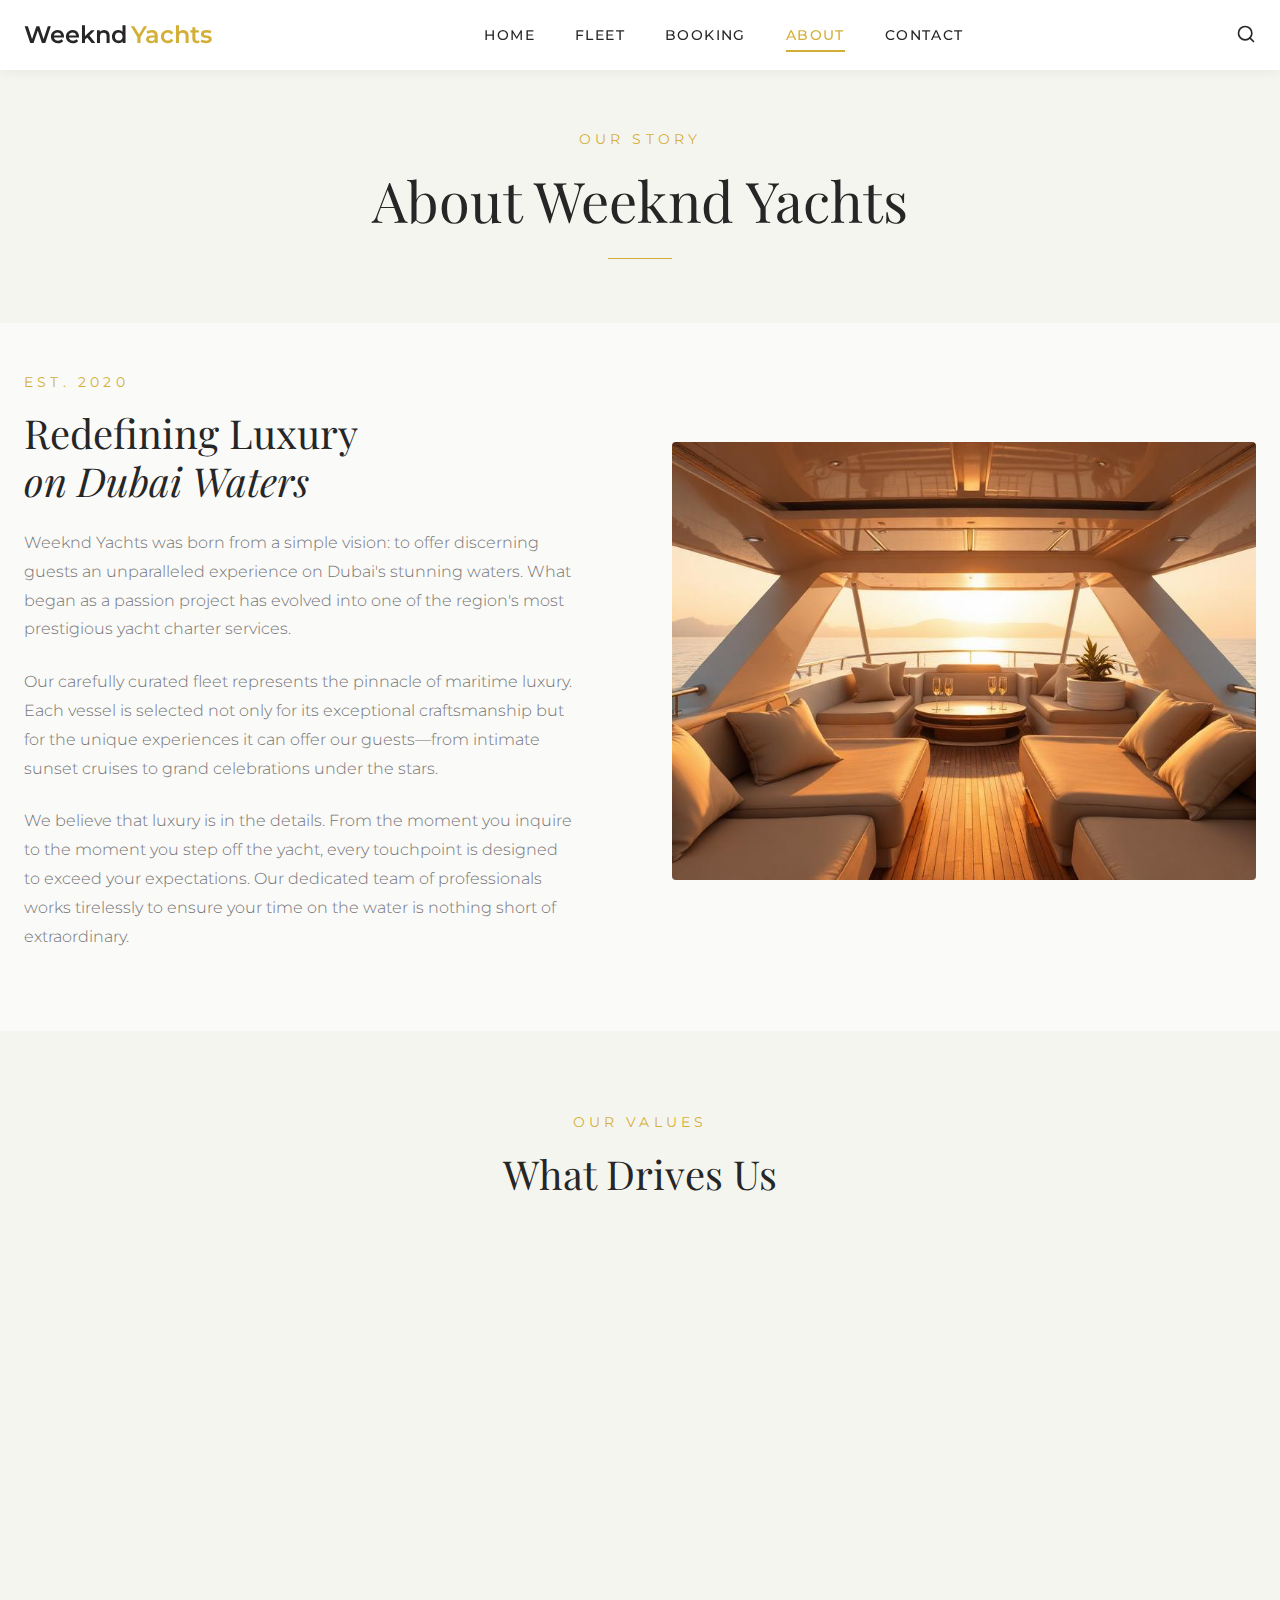
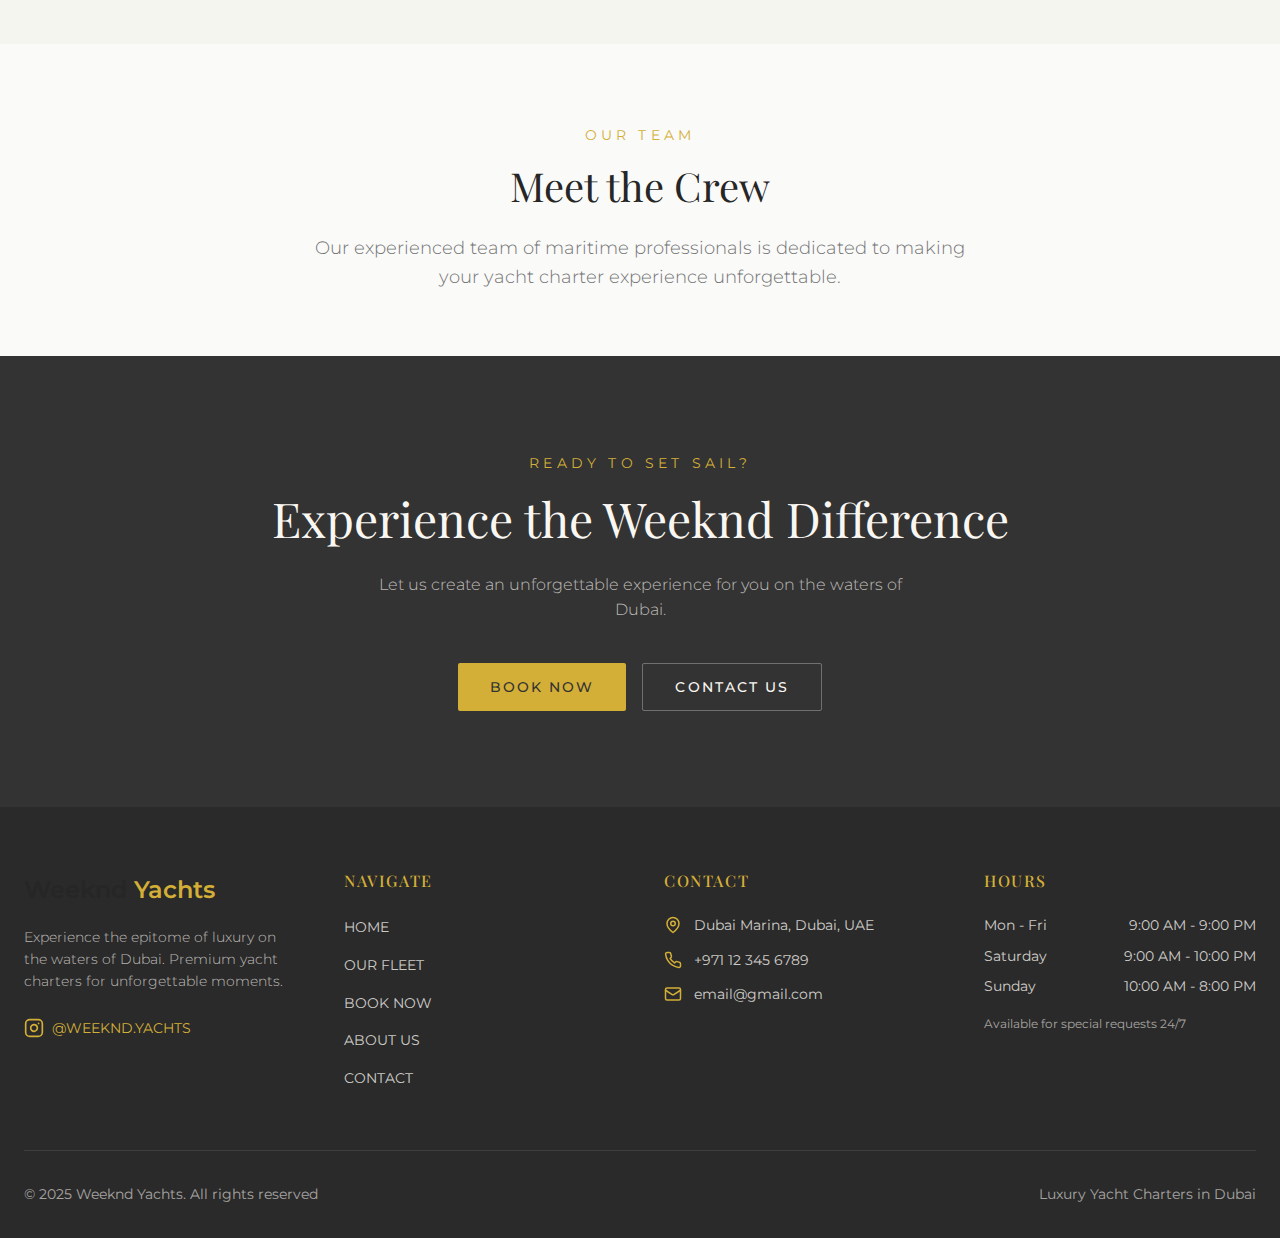
<file: about.html>
<!DOCTYPE html>
<html lang="en">
<head>
    <meta charset="UTF-8">
    <meta name="viewport" content="width=device-width, initial-scale=1.0">
    <title>About Us | Weeknd Yachts</title>
    <link rel="icon" type="image/x-icon" href="public/favicon.ico">
    <link rel="stylesheet" href="css/styles.css">
    <link rel="preconnect" href="https://fonts.googleapis.com">
    <link rel="preconnect" href="https://fonts.gstatic.com" crossorigin>
    <link href="https://fonts.googleapis.com/css2?family=Playfair+Display:ital,wght@0,400;0,500;0,600;0,700;1,400&family=Montserrat:wght@300;400;500;600&display=swap" rel="stylesheet">
</head>
<body>
    <!-- Navigation -->
    <nav class="navbar" id="navbar">
        <div class="nav-container">
            <a href="index.html" class="logo">
                <span class="logo-weeknd">Weeknd</span>
                <span class="logo-yachts">Yachts</span>
            </a>
            <button class="mobile-menu-btn" id="mobileMenuBtn">
                <span></span>
                <span></span>
                <span></span>
            </button>
            <ul class="nav-menu" id="navMenu">
                <li><a href="index.html" class="nav-link">HOME</a></li>
                <li><a href="fleet.html" class="nav-link">FLEET</a></li>
                <li><a href="booking.html" class="nav-link">BOOKING</a></li>
                <li><a href="about.html" class="nav-link active">ABOUT</a></li>
                <li><a href="contact.html" class="nav-link">CONTACT</a></li>
            </ul>
            <button class="search-btn" id="searchBtn">
                <svg xmlns="http://www.w3.org/2000/svg" width="20" height="20" viewBox="0 0 24 24" fill="none" stroke="currentColor" stroke-width="2" stroke-linecap="round" stroke-linejoin="round">
                    <circle cx="11" cy="11" r="8"></circle>
                    <path d="m21 21-4.35-4.35"></path>
                </svg>
            </button>
        </div>
    </nav>

    <!-- Header -->
    <section class="page-header">
        <div class="container">
            <p class="section-subtitle">OUR STORY</p>
            <h1 class="page-title">About Weeknd Yachts</h1>
            <div class="divider-gold"></div>
        </div>
    </section>

    <!-- Story Section -->
    <section class="section about-story-section">
        <div class="container">
            <div class="about-grid">
                <div class="about-content">
                    <p class="section-subtitle">EST. 2020</p>
                    <h2 class="about-title">
                        Redefining Luxury<br>
                        <span class="about-title-italic">on Dubai Waters</span>
                    </h2>
                    <div class="about-text">
                        <p>
                            Weeknd Yachts was born from a simple vision: to offer discerning guests an unparalleled experience on Dubai's stunning waters. What began as a passion project has evolved into one of the region's most prestigious yacht charter services.
                        </p>
                        <p>
                            Our carefully curated fleet represents the pinnacle of maritime luxury. Each vessel is selected not only for its exceptional craftsmanship but for the unique experiences it can offer our guests—from intimate sunset cruises to grand celebrations under the stars.
                        </p>
                        <p>
                            We believe that luxury is in the details. From the moment you inquire to the moment you step off the yacht, every touchpoint is designed to exceed your expectations. Our dedicated team of professionals works tirelessly to ensure your time on the water is nothing short of extraordinary.
                        </p>
                    </div>
                </div>
                <div class="about-image">
                    <img src="assets/yacht-lifestyle.jpg" alt="Luxury Yacht Interior">
                </div>
            </div>
        </div>
    </section>

    <!-- Values Section -->
    <section class="section values-section">
        <div class="container">
            <div class="section-header">
                <p class="section-subtitle">OUR VALUES</p>
                <h2 class="section-title">What Drives Us</h2>
            </div>
            <div class="values-grid">
                <div class="value-card">
                    <div class="value-icon">
                        <svg xmlns="http://www.w3.org/2000/svg" width="28" height="28" viewBox="0 0 24 24" fill="none" stroke="currentColor" stroke-width="2" stroke-linecap="round" stroke-linejoin="round">
                            <polygon points="12 2 15.09 8.26 22 9.27 17 14.14 18.18 21.02 12 17.77 5.82 21.02 7 14.14 2 9.27 8.91 8.26 12 2"></polygon>
                        </svg>
                    </div>
                    <h3 class="value-title">Excellence</h3>
                    <p class="value-description">
                        We maintain the highest standards in every aspect of our service, from vessel maintenance to guest experience.
                    </p>
                </div>
                <div class="value-card">
                    <div class="value-icon">
                        <svg xmlns="http://www.w3.org/2000/svg" width="28" height="28" viewBox="0 0 24 24" fill="none" stroke="currentColor" stroke-width="2" stroke-linecap="round" stroke-linejoin="round">
                            <path d="M19 14c1.49-1.46 3-3.21 3-5.5A5.5 5.5 0 0 0 16.5 3c-1.76 0-3 .5-4.5 2-1.5-1.5-2.74-2-4.5-2A5.5 5.5 0 0 0 2 8.5c0 2.3 1.5 4.05 3 5.5l7 7Z"></path>
                        </svg>
                    </div>
                    <h3 class="value-title">Passion</h3>
                    <p class="value-description">
                        Our love for the sea and commitment to creating memorable moments drives everything we do.
                    </p>
                </div>
                <div class="value-card">
                    <div class="value-icon">
                        <svg xmlns="http://www.w3.org/2000/svg" width="28" height="28" viewBox="0 0 24 24" fill="none" stroke="currentColor" stroke-width="2" stroke-linecap="round" stroke-linejoin="round">
                            <path d="M16 21v-2a4 4 0 0 0-4-4H6a4 4 0 0 0-4 4v2"></path>
                            <circle cx="9" cy="7" r="4"></circle>
                            <path d="M22 21v-2a4 4 0 0 0-3-3.87"></path>
                            <path d="M16 3.13a4 4 0 0 1 0 7.75"></path>
                        </svg>
                    </div>
                    <h3 class="value-title">Personalization</h3>
                    <p class="value-description">
                        Every charter is tailored to your unique desires, ensuring a truly bespoke experience.
                    </p>
                </div>
                <div class="value-card">
                    <div class="value-icon">
                        <svg xmlns="http://www.w3.org/2000/svg" width="28" height="28" viewBox="0 0 24 24" fill="none" stroke="currentColor" stroke-width="2" stroke-linecap="round" stroke-linejoin="round">
                            <path d="M12 22V8"></path>
                            <path d="M5 12H2a10 10 0 0 0 20 0h-3"></path>
                        </svg>
                    </div>
                    <h3 class="value-title">Safety</h3>
                    <p class="value-description">
                        Your safety is our priority. All vessels are fully certified and crewed by professionals.
                    </p>
                </div>
            </div>
        </div>
    </section>

    <!-- Team Section -->
    <section class="section team-section">
        <div class="container">
            <div class="section-header">
                <p class="section-subtitle">OUR TEAM</p>
                <h2 class="section-title">Meet the Crew</h2>
                <p class="section-description">
                    Our experienced team of maritime professionals is dedicated to making your yacht charter experience unforgettable.
                </p>
            </div>
        </div>
    </section>

    <!-- CTA Section -->
    <section class="cta-section">
        <div class="container">
            <p class="section-subtitle">READY TO SET SAIL?</p>
            <h2 class="cta-title">Experience the Weeknd Difference</h2>
            <p class="cta-description">
                Let us create an unforgettable experience for you on the waters of Dubai.
            </p>
            <div class="cta-buttons">
                <a href="booking.html" class="btn btn-gold">BOOK NOW</a>
                <a href="contact.html" class="btn btn-outline-light">CONTACT US</a>
            </div>
        </div>
    </section>

    <!-- Footer -->
    <footer class="footer">
        <div class="container">
            <div class="footer-grid">
                <div class="footer-col">
                    <div class="footer-logo">
                        <span class="logo-weeknd">Weeknd</span>
                        <span class="logo-yachts">Yachts</span>
                    </div>
                    <p class="footer-description">
                        Experience the epitome of luxury on the waters of Dubai. Premium yacht charters for unforgettable moments.
                    </p>
                    <a href="https://instagram.com/weeknd.yachts" class="footer-social" target="_blank">
                        <svg xmlns="http://www.w3.org/2000/svg" width="20" height="20" viewBox="0 0 24 24" fill="none" stroke="currentColor" stroke-width="2" stroke-linecap="round" stroke-linejoin="round">
                            <rect width="20" height="20" x="2" y="2" rx="5" ry="5"></rect>
                            <path d="M16 11.37A4 4 0 1 1 12.63 8 4 4 0 0 1 16 11.37z"></path>
                            <line x1="17.5" x2="17.51" y1="6.5" y2="6.5"></line>
                        </svg>
                        @WEEKND.YACHTS
                    </a>
                </div>
                <div class="footer-col">
                    <h4 class="footer-heading">Navigate</h4>
                    <ul class="footer-links">
                        <li><a href="index.html">HOME</a></li>
                        <li><a href="fleet.html">OUR FLEET</a></li>
                        <li><a href="booking.html">BOOK NOW</a></li>
                        <li><a href="about.html">ABOUT US</a></li>
                        <li><a href="contact.html">CONTACT</a></li>
                    </ul>
                </div>
                <div class="footer-col">
                    <h4 class="footer-heading">Contact</h4>
                    <ul class="footer-contact">
                        <li>
                            <svg xmlns="http://www.w3.org/2000/svg" width="18" height="18" viewBox="0 0 24 24" fill="none" stroke="currentColor" stroke-width="2" stroke-linecap="round" stroke-linejoin="round">
                                <path d="M20 10c0 6-8 12-8 12s-8-6-8-12a8 8 0 0 1 16 0Z"></path>
                                <circle cx="12" cy="10" r="3"></circle>
                            </svg>
                            Dubai Marina, Dubai, UAE
                        </li>
                        <li>
                            <svg xmlns="http://www.w3.org/2000/svg" width="18" height="18" viewBox="0 0 24 24" fill="none" stroke="currentColor" stroke-width="2" stroke-linecap="round" stroke-linejoin="round">
                                <path d="M22 16.92v3a2 2 0 0 1-2.18 2 19.79 19.79 0 0 1-8.63-3.07 19.5 19.5 0 0 1-6-6 19.79 19.79 0 0 1-3.07-8.67A2 2 0 0 1 4.11 2h3a2 2 0 0 1 2 1.72 12.84 12.84 0 0 0 .7 2.81 2 2 0 0 1-.45 2.11L8.09 9.91a16 16 0 0 0 6 6l1.27-1.27a2 2 0 0 1 2.11-.45 12.84 12.84 0 0 0 2.81.7A2 2 0 0 1 22 16.92z"></path>
                            </svg>
                            +971 12 345 6789
                        </li>
                        <li>
                            <svg xmlns="http://www.w3.org/2000/svg" width="18" height="18" viewBox="0 0 24 24" fill="none" stroke="currentColor" stroke-width="2" stroke-linecap="round" stroke-linejoin="round">
                                <rect width="20" height="16" x="2" y="4" rx="2"></rect>
                                <path d="m22 7-8.97 5.7a1.94 1.94 0 0 1-2.06 0L2 7"></path>
                            </svg>
                            email@gmail.com
                        </li>
                    </ul>
                </div>
                <div class="footer-col">
                    <h4 class="footer-heading">Hours</h4>
                    <ul class="footer-hours">
                        <li>
                            <span>Mon - Fri</span>
                            <span>9:00 AM - 9:00 PM</span>
                        </li>
                        <li>
                            <span>Saturday</span>
                            <span>9:00 AM - 10:00 PM</span>
                        </li>
                        <li>
                            <span>Sunday</span>
                            <span>10:00 AM - 8:00 PM</span>
                        </li>
                    </ul>
                    <p class="footer-availability">Available for special requests 24/7</p>
                </div>
            </div>
            <div class="footer-bottom">
                <p>&copy; 2025 Weeknd Yachts. All rights reserved</p>
                <p>Luxury Yacht Charters in Dubai</p>
            </div>
        </div>
    </footer>

    <script src="js/data.js"></script>
    <script src="js/main.js"></script>
</body>
</html>
</file>
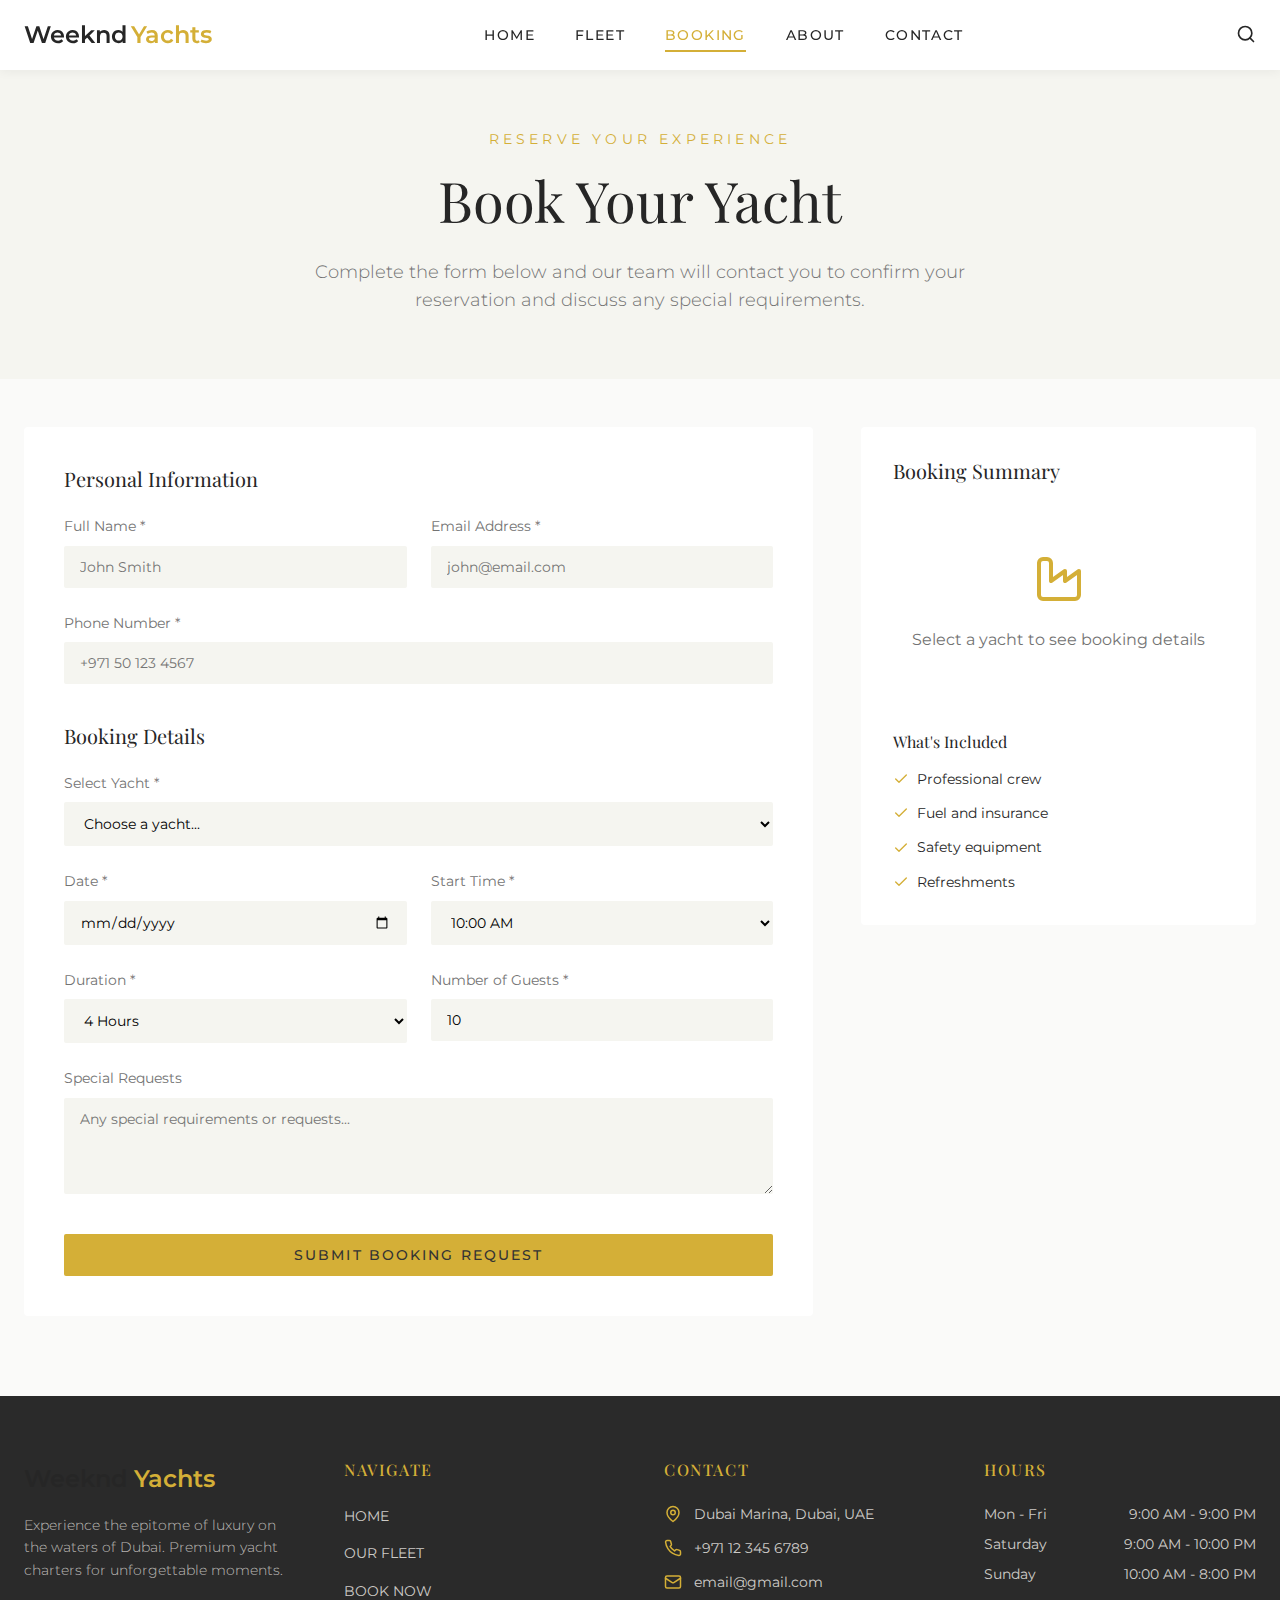
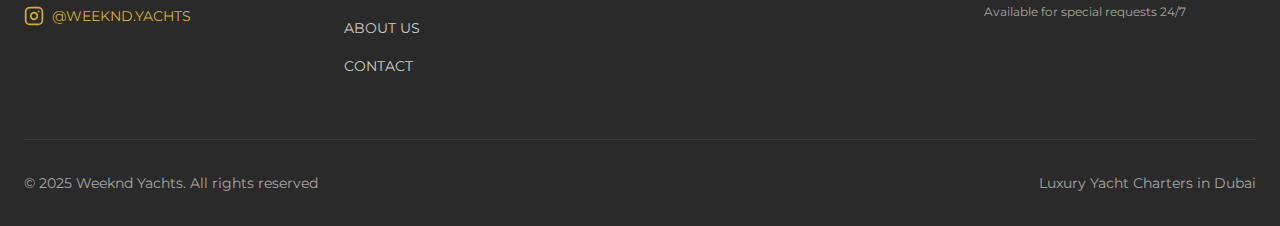
<file: booking.html>
<!DOCTYPE html>
<html lang="en">
<head>
    <meta charset="UTF-8">
    <meta name="viewport" content="width=device-width, initial-scale=1.0">
    <title>Book Your Yacht | Weeknd Yachts</title>
    <link rel="icon" type="image/x-icon" href="public/favicon.ico">
    <link rel="stylesheet" href="css/styles.css">
    <link rel="preconnect" href="https://fonts.googleapis.com">
    <link rel="preconnect" href="https://fonts.gstatic.com" crossorigin>
    <link href="https://fonts.googleapis.com/css2?family=Playfair+Display:ital,wght@0,400;0,500;0,600;0,700;1,400&family=Montserrat:wght@300;400;500;600&display=swap" rel="stylesheet">
</head>
<body>
    <!-- Navigation -->
    <nav class="navbar" id="navbar">
        <div class="nav-container">
            <a href="index.html" class="logo">
                <span class="logo-weeknd">Weeknd</span>
                <span class="logo-yachts">Yachts</span>
            </a>
            <button class="mobile-menu-btn" id="mobileMenuBtn">
                <span></span>
                <span></span>
                <span></span>
            </button>
            <ul class="nav-menu" id="navMenu">
                <li><a href="index.html" class="nav-link">HOME</a></li>
                <li><a href="fleet.html" class="nav-link">FLEET</a></li>
                <li><a href="booking.html" class="nav-link active">BOOKING</a></li>
                <li><a href="about.html" class="nav-link">ABOUT</a></li>
                <li><a href="contact.html" class="nav-link">CONTACT</a></li>
            </ul>
            <button class="search-btn" id="searchBtn">
                <svg xmlns="http://www.w3.org/2000/svg" width="20" height="20" viewBox="0 0 24 24" fill="none" stroke="currentColor" stroke-width="2" stroke-linecap="round" stroke-linejoin="round">
                    <circle cx="11" cy="11" r="8"></circle>
                    <path d="m21 21-4.35-4.35"></path>
                </svg>
            </button>
        </div>
    </nav>

    <!-- Header -->
    <section class="page-header">
        <div class="container">
            <p class="section-subtitle">RESERVE YOUR EXPERIENCE</p>
            <h1 class="page-title">Book Your Yacht</h1>
            <p class="page-description">
                Complete the form below and our team will contact you to confirm your reservation and discuss any special requirements.
            </p>
        </div>
    </section>

    <!-- Booking Form -->
    <section class="section booking-section">
        <div class="container">
            <div class="booking-container">
                <div class="booking-form-wrapper">
                    <form id="bookingForm" class="booking-form">
                        <!-- Personal Information -->
                        <div class="form-section">
                            <h3 class="form-section-title">Personal Information</h3>
                            <div class="form-grid">
                                <div class="form-group">
                                    <label for="name">Full Name *</label>
                                    <input type="text" id="name" name="name" required placeholder="John Smith">
                                </div>
                                <div class="form-group">
                                    <label for="email">Email Address *</label>
                                    <input type="email" id="email" name="email" required placeholder="john@email.com">
                                </div>
                                <div class="form-group form-group-full">
                                    <label for="phone">Phone Number *</label>
                                    <input type="tel" id="phone" name="phone" required placeholder="+971 50 123 4567">
                                </div>
                            </div>
                        </div>

                        <!-- Booking Details -->
                        <div class="form-section">
                            <h3 class="form-section-title">Booking Details</h3>
                            <div class="form-grid">
                                <div class="form-group form-group-full">
                                    <label for="yacht">Select Yacht *</label>
                                    <select id="yacht" name="yacht" required>
                                        <option value="">Choose a yacht...</option>
                                    </select>
                                </div>
                                <div class="form-group">
                                    <label for="date">Date *</label>
                                    <input type="date" id="date" name="date" required>
                                </div>
                                <div class="form-group">
                                    <label for="time">Start Time *</label>
                                    <select id="time" name="time" required>
                                        <option value="08:00">8:00 AM</option>
                                        <option value="10:00" selected>10:00 AM</option>
                                        <option value="12:00">12:00 PM</option>
                                        <option value="14:00">2:00 PM</option>
                                        <option value="16:00">4:00 PM</option>
                                        <option value="18:00">6:00 PM (Sunset)</option>
                                    </select>
                                </div>
                                <div class="form-group">
                                    <label for="duration">Duration *</label>
                                    <select id="duration" name="duration" required>
                                        <option value="4" selected>4 Hours</option>
                                        <option value="6">6 Hours</option>
                                        <option value="8">8 Hours (Full Day)</option>
                                        <option value="12">12 Hours</option>
                                    </select>
                                </div>
                                <div class="form-group">
                                    <label for="guests">Number of Guests *</label>
                                    <input type="number" id="guests" name="guests" required min="1" value="10">
                                </div>
                                <div class="form-group form-group-full">
                                    <label for="specialRequests">Special Requests</label>
                                    <textarea id="specialRequests" name="specialRequests" rows="4" placeholder="Any special requirements or requests..."></textarea>
                                </div>
                            </div>
                        </div>

                        <button type="submit" class="btn btn-gold btn-full">Submit Booking Request</button>
                    </form>
                </div>

                <!-- Booking Summary -->
                <div class="booking-summary">
                    <h3 class="summary-title">Booking Summary</h3>
                    <div class="summary-content" id="summaryContent">
                        <div class="summary-placeholder">
                            <svg xmlns="http://www.w3.org/2000/svg" width="48" height="48" viewBox="0 0 24 24" fill="none" stroke="currentColor" stroke-width="2" stroke-linecap="round" stroke-linejoin="round">
                                <path d="M2 20a2 2 0 0 0 2 2h16a2 2 0 0 0 2-2V8l-7 5V8l-7 5V4a2 2 0 0 0-2-2H4a2 2 0 0 0-2 2Z"></path>
                            </svg>
                            <p>Select a yacht to see booking details</p>
                        </div>
                    </div>
                    <div class="summary-features" id="summaryFeatures">
                        <h4>What's Included</h4>
                        <ul>
                            <li>
                                <svg xmlns="http://www.w3.org/2000/svg" width="16" height="16" viewBox="0 0 24 24" fill="none" stroke="currentColor" stroke-width="2" stroke-linecap="round" stroke-linejoin="round">
                                    <path d="M20 6 9 17l-5-5"></path>
                                </svg>
                                Professional crew
                            </li>
                            <li>
                                <svg xmlns="http://www.w3.org/2000/svg" width="16" height="16" viewBox="0 0 24 24" fill="none" stroke="currentColor" stroke-width="2" stroke-linecap="round" stroke-linejoin="round">
                                    <path d="M20 6 9 17l-5-5"></path>
                                </svg>
                                Fuel and insurance
                            </li>
                            <li>
                                <svg xmlns="http://www.w3.org/2000/svg" width="16" height="16" viewBox="0 0 24 24" fill="none" stroke="currentColor" stroke-width="2" stroke-linecap="round" stroke-linejoin="round">
                                    <path d="M20 6 9 17l-5-5"></path>
                                </svg>
                                Safety equipment
                            </li>
                            <li>
                                <svg xmlns="http://www.w3.org/2000/svg" width="16" height="16" viewBox="0 0 24 24" fill="none" stroke="currentColor" stroke-width="2" stroke-linecap="round" stroke-linejoin="round">
                                    <path d="M20 6 9 17l-5-5"></path>
                                </svg>
                                Refreshments
                            </li>
                        </ul>
                    </div>
                </div>
            </div>
        </div>
    </section>

    <!-- Success Modal (Hidden by default) -->
    <div class="modal" id="successModal">
        <div class="modal-content">
            <div class="modal-icon">
                <svg xmlns="http://www.w3.org/2000/svg" width="40" height="40" viewBox="0 0 24 24" fill="none" stroke="currentColor" stroke-width="2" stroke-linecap="round" stroke-linejoin="round">
                    <path d="M20 6 9 17l-5-5"></path>
                </svg>
            </div>
            <h2>Booking Confirmed</h2>
            <p>Thank you for your booking request! Our team will contact you at <span id="confirmEmail"></span> within 24 hours to finalize your reservation.</p>
            <div class="modal-summary" id="modalSummary"></div>
            <p class="modal-payment">Payment: Cash on Delivery / Card on Delivery</p>
            <a href="index.html" class="btn btn-gold">Back to Home</a>
        </div>
    </div>

    <!-- Footer -->
    <footer class="footer">
        <div class="container">
            <div class="footer-grid">
                <div class="footer-col">
                    <div class="footer-logo">
                        <span class="logo-weeknd">Weeknd</span>
                        <span class="logo-yachts">Yachts</span>
                    </div>
                    <p class="footer-description">
                        Experience the epitome of luxury on the waters of Dubai. Premium yacht charters for unforgettable moments.
                    </p>
                    <a href="https://instagram.com/weeknd.yachts" class="footer-social" target="_blank">
                        <svg xmlns="http://www.w3.org/2000/svg" width="20" height="20" viewBox="0 0 24 24" fill="none" stroke="currentColor" stroke-width="2" stroke-linecap="round" stroke-linejoin="round">
                            <rect width="20" height="20" x="2" y="2" rx="5" ry="5"></rect>
                            <path d="M16 11.37A4 4 0 1 1 12.63 8 4 4 0 0 1 16 11.37z"></path>
                            <line x1="17.5" x2="17.51" y1="6.5" y2="6.5"></line>
                        </svg>
                        @WEEKND.YACHTS
                    </a>
                </div>
                <div class="footer-col">
                    <h4 class="footer-heading">Navigate</h4>
                    <ul class="footer-links">
                        <li><a href="index.html">HOME</a></li>
                        <li><a href="fleet.html">OUR FLEET</a></li>
                        <li><a href="booking.html">BOOK NOW</a></li>
                        <li><a href="about.html">ABOUT US</a></li>
                        <li><a href="contact.html">CONTACT</a></li>
                    </ul>
                </div>
                <div class="footer-col">
                    <h4 class="footer-heading">Contact</h4>
                    <ul class="footer-contact">
                        <li>
                            <svg xmlns="http://www.w3.org/2000/svg" width="18" height="18" viewBox="0 0 24 24" fill="none" stroke="currentColor" stroke-width="2" stroke-linecap="round" stroke-linejoin="round">
                                <path d="M20 10c0 6-8 12-8 12s-8-6-8-12a8 8 0 0 1 16 0Z"></path>
                                <circle cx="12" cy="10" r="3"></circle>
                            </svg>
                            Dubai Marina, Dubai, UAE
                        </li>
                        <li>
                            <svg xmlns="http://www.w3.org/2000/svg" width="18" height="18" viewBox="0 0 24 24" fill="none" stroke="currentColor" stroke-width="2" stroke-linecap="round" stroke-linejoin="round">
                                <path d="M22 16.92v3a2 2 0 0 1-2.18 2 19.79 19.79 0 0 1-8.63-3.07 19.5 19.5 0 0 1-6-6 19.79 19.79 0 0 1-3.07-8.67A2 2 0 0 1 4.11 2h3a2 2 0 0 1 2 1.72 12.84 12.84 0 0 0 .7 2.81 2 2 0 0 1-.45 2.11L8.09 9.91a16 16 0 0 0 6 6l1.27-1.27a2 2 0 0 1 2.11-.45 12.84 12.84 0 0 0 2.81.7A2 2 0 0 1 22 16.92z"></path>
                            </svg>
                            +971 12 345 6789
                        </li>
                        <li>
                            <svg xmlns="http://www.w3.org/2000/svg" width="18" height="18" viewBox="0 0 24 24" fill="none" stroke="currentColor" stroke-width="2" stroke-linecap="round" stroke-linejoin="round">
                                <rect width="20" height="16" x="2" y="4" rx="2"></rect>
                                <path d="m22 7-8.97 5.7a1.94 1.94 0 0 1-2.06 0L2 7"></path>
                            </svg>
                            email@gmail.com
                        </li>
                    </ul>
                </div>
                <div class="footer-col">
                    <h4 class="footer-heading">Hours</h4>
                    <ul class="footer-hours">
                        <li>
                            <span>Mon - Fri</span>
                            <span>9:00 AM - 9:00 PM</span>
                        </li>
                        <li>
                            <span>Saturday</span>
                            <span>9:00 AM - 10:00 PM</span>
                        </li>
                        <li>
                            <span>Sunday</span>
                            <span>10:00 AM - 8:00 PM</span>
                        </li>
                    </ul>
                    <p class="footer-availability">Available for special requests 24/7</p>
                </div>
            </div>
            <div class="footer-bottom">
                <p>&copy; 2025 Weeknd Yachts. All rights reserved</p>
                <p>Luxury Yacht Charters in Dubai</p>
            </div>
        </div>
    </footer>

    <script src="js/data.js"></script>
    <script src="js/booking.js"></script>
</body>
</html>
</file>
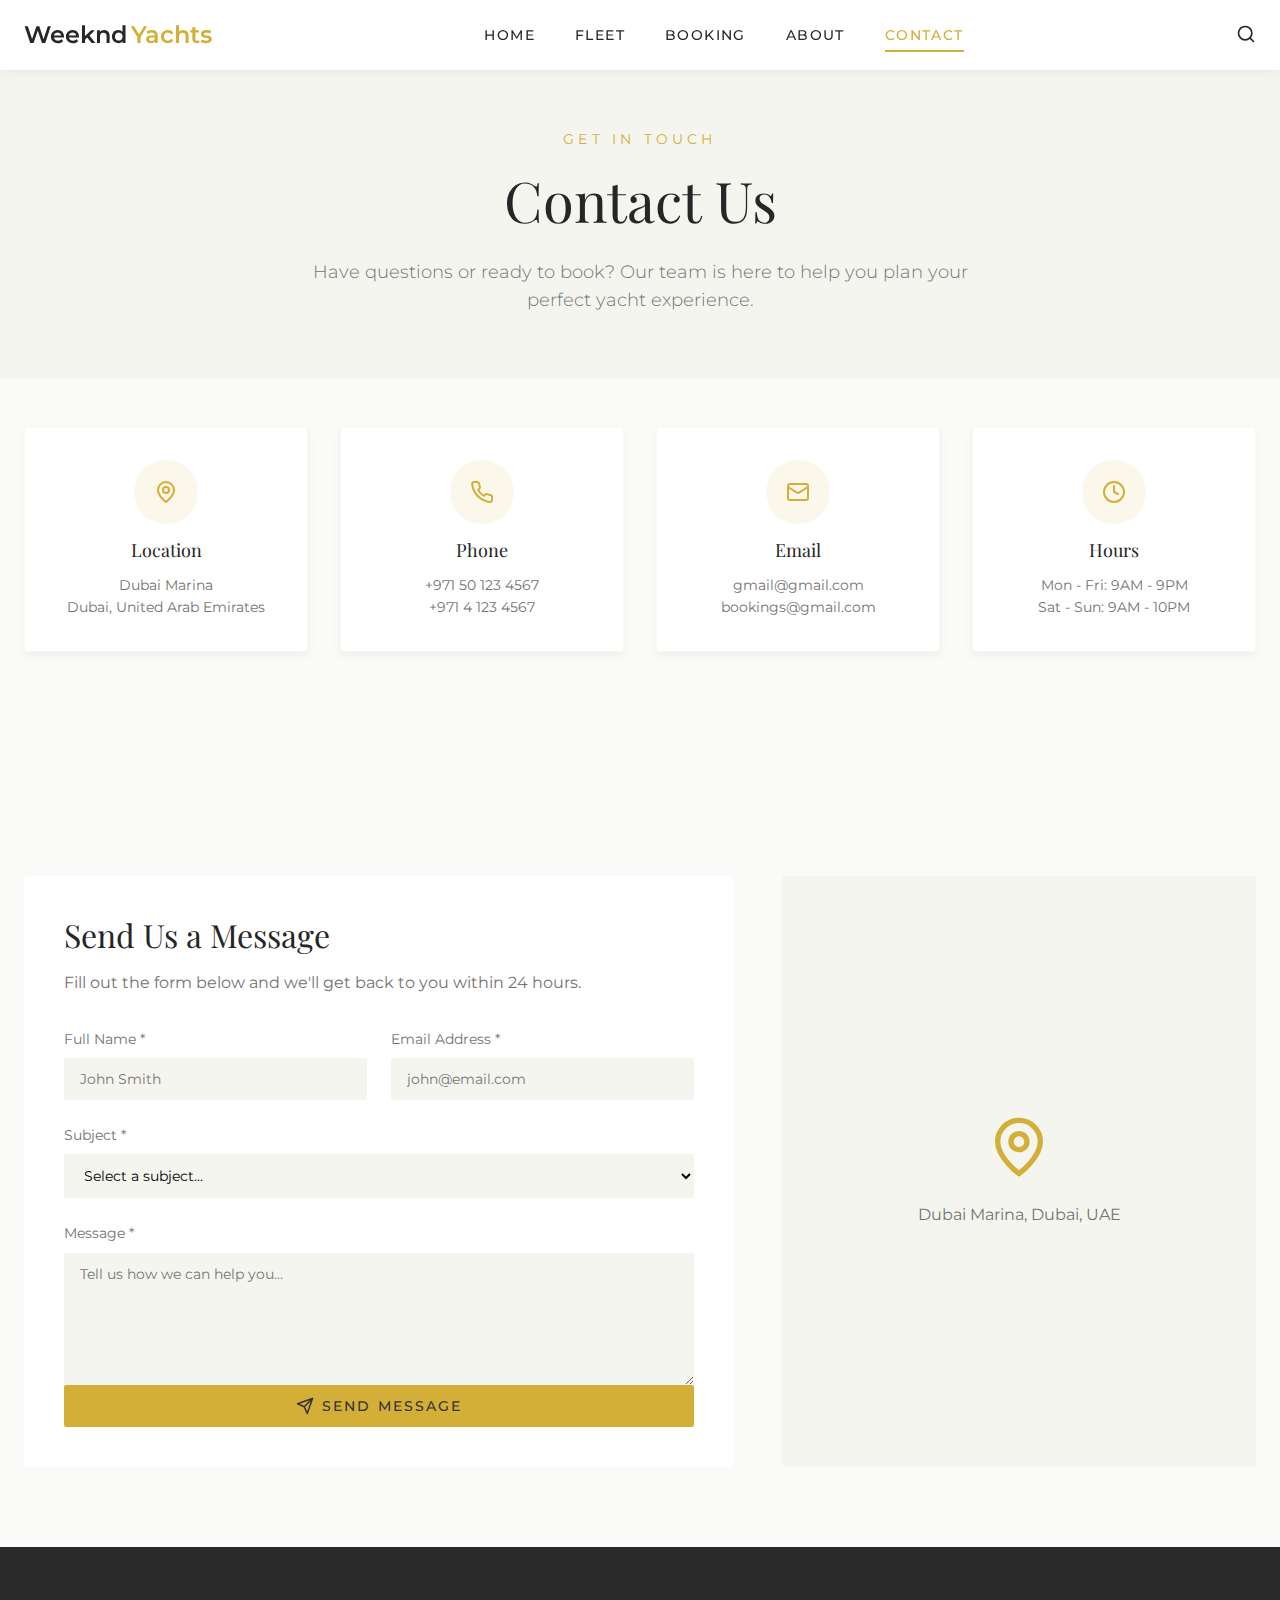
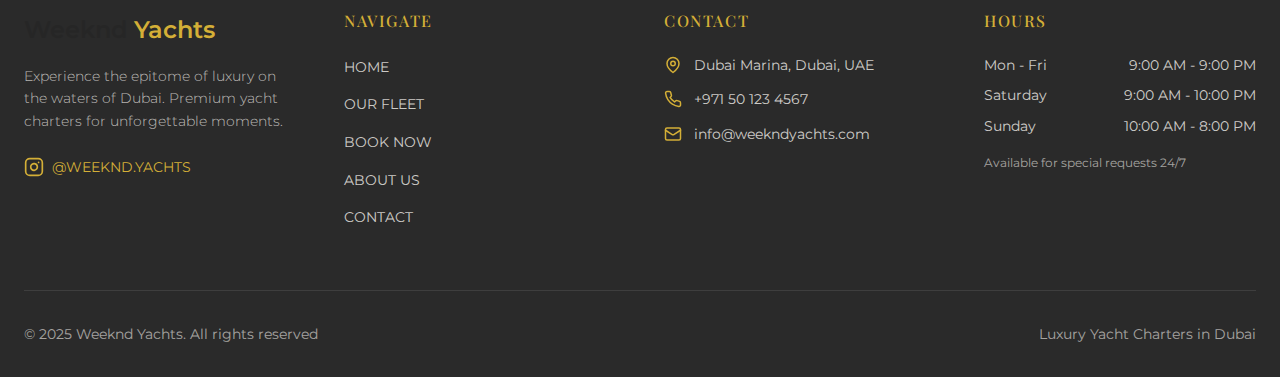
<file: contact.html>
<!DOCTYPE html>
<html lang="en">
<head>
    <meta charset="UTF-8">
    <meta name="viewport" content="width=device-width, initial-scale=1.0">
    <title>Contact Us | Weeknd Yachts</title>
    <link rel="icon" type="image/x-icon" href="public/favicon.ico">
    <link rel="stylesheet" href="css/styles.css">
    <link rel="preconnect" href="https://fonts.googleapis.com">
    <link rel="preconnect" href="https://fonts.gstatic.com" crossorigin>
    <link href="https://fonts.googleapis.com/css2?family=Playfair+Display:ital,wght@0,400;0,500;0,600;0,700;1,400&family=Montserrat:wght@300;400;500;600&display=swap" rel="stylesheet">
</head>
<body>
    <!-- Navigation -->
    <nav class="navbar" id="navbar">
        <div class="nav-container">
            <a href="index.html" class="logo">
                <span class="logo-weeknd">Weeknd</span>
                <span class="logo-yachts">Yachts</span>
            </a>
            <button class="mobile-menu-btn" id="mobileMenuBtn">
                <span></span>
                <span></span>
                <span></span>
            </button>
            <ul class="nav-menu" id="navMenu">
                <li><a href="index.html" class="nav-link">HOME</a></li>
                <li><a href="fleet.html" class="nav-link">FLEET</a></li>
                <li><a href="booking.html" class="nav-link">BOOKING</a></li>
                <li><a href="about.html" class="nav-link">ABOUT</a></li>
                <li><a href="contact.html" class="nav-link active">CONTACT</a></li>
            </ul>
            <button class="search-btn" id="searchBtn">
                <svg xmlns="http://www.w3.org/2000/svg" width="20" height="20" viewBox="0 0 24 24" fill="none" stroke="currentColor" stroke-width="2" stroke-linecap="round" stroke-linejoin="round">
                    <circle cx="11" cy="11" r="8"></circle>
                    <path d="m21 21-4.35-4.35"></path>
                </svg>
            </button>
        </div>
    </nav>

    <!-- Header -->
    <section class="page-header">
        <div class="container">
            <p class="section-subtitle">GET IN TOUCH</p>
            <h1 class="page-title">Contact Us</h1>
            <p class="page-description">
                Have questions or ready to book? Our team is here to help you plan your perfect yacht experience.
            </p>
        </div>
    </section>

    <!-- Contact Info Cards -->
    <section class="section contact-info-section">
        <div class="container">
            <div class="contact-info-grid">
                <div class="contact-info-card">
                    <div class="contact-info-icon">
                        <svg xmlns="http://www.w3.org/2000/svg" width="24" height="24" viewBox="0 0 24 24" fill="none" stroke="currentColor" stroke-width="2" stroke-linecap="round" stroke-linejoin="round">
                            <path d="M20 10c0 6-8 12-8 12s-8-6-8-12a8 8 0 0 1 16 0Z"></path>
                            <circle cx="12" cy="10" r="3"></circle>
                        </svg>
                    </div>
                    <h3 class="contact-info-title">Location</h3>
                    <p>Dubai Marina</p>
                    <p>Dubai, United Arab Emirates</p>
                </div>
                <div class="contact-info-card">
                    <div class="contact-info-icon">
                        <svg xmlns="http://www.w3.org/2000/svg" width="24" height="24" viewBox="0 0 24 24" fill="none" stroke="currentColor" stroke-width="2" stroke-linecap="round" stroke-linejoin="round">
                            <path d="M22 16.92v3a2 2 0 0 1-2.18 2 19.79 19.79 0 0 1-8.63-3.07 19.5 19.5 0 0 1-6-6 19.79 19.79 0 0 1-3.07-8.67A2 2 0 0 1 4.11 2h3a2 2 0 0 1 2 1.72 12.84 12.84 0 0 0 .7 2.81 2 2 0 0 1-.45 2.11L8.09 9.91a16 16 0 0 0 6 6l1.27-1.27a2 2 0 0 1 2.11-.45 12.84 12.84 0 0 0 2.81.7A2 2 0 0 1 22 16.92z"></path>
                        </svg>
                    </div>
                    <h3 class="contact-info-title">Phone</h3>
                    <p>+971 50 123 4567</p>
                    <p>+971 4 123 4567</p>
                </div>
                <div class="contact-info-card">
                    <div class="contact-info-icon">
                        <svg xmlns="http://www.w3.org/2000/svg" width="24" height="24" viewBox="0 0 24 24" fill="none" stroke="currentColor" stroke-width="2" stroke-linecap="round" stroke-linejoin="round">
                            <rect width="20" height="16" x="2" y="4" rx="2"></rect>
                            <path d="m22 7-8.97 5.7a1.94 1.94 0 0 1-2.06 0L2 7"></path>
                        </svg>
                    </div>
                    <h3 class="contact-info-title">Email</h3>
                    <p>gmail@gmail.com</p>
                    <p>bookings@gmail.com</p>
                </div>
                <div class="contact-info-card">
                    <div class="contact-info-icon">
                        <svg xmlns="http://www.w3.org/2000/svg" width="24" height="24" viewBox="0 0 24 24" fill="none" stroke="currentColor" stroke-width="2" stroke-linecap="round" stroke-linejoin="round">
                            <circle cx="12" cy="12" r="10"></circle>
                            <polyline points="12 6 12 12 16 14"></polyline>
                        </svg>
                    </div>
                    <h3 class="contact-info-title">Hours</h3>
                    <p>Mon - Fri: 9AM - 9PM</p>
                    <p>Sat - Sun: 9AM - 10PM</p>
                </div>
            </div>
        </div>
    </section>

    <!-- Contact Form -->
    <section class="section contact-form-section">
        <div class="container">
            <div class="contact-form-container">
                <div class="contact-form-wrapper">
                    <h2 class="contact-form-title">Send Us a Message</h2>
                    <p class="contact-form-description">
                        Fill out the form below and we'll get back to you within 24 hours.
                    </p>
                    <form id="contactForm" class="contact-form">
                        <div class="form-grid">
                            <div class="form-group">
                                <label for="name">Full Name *</label>
                                <input type="text" id="name" name="name" required placeholder="John Smith">
                            </div>
                            <div class="form-group">
                                <label for="email">Email Address *</label>
                                <input type="email" id="email" name="email" required placeholder="john@email.com">
                            </div>
                            <div class="form-group form-group-full">
                                <label for="subject">Subject *</label>
                                <select id="subject" name="subject" required>
                                    <option value="">Select a subject...</option>
                                    <option value="general">General Inquiry</option>
                                    <option value="booking">Booking Question</option>
                                    <option value="fleet">Fleet Information</option>
                                    <option value="pricing">Pricing & Packages</option>
                                    <option value="other">Other</option>
                                </select>
                            </div>
                            <div class="form-group form-group-full">
                                <label for="message">Message *</label>
                                <textarea id="message" name="message" required rows="6" placeholder="Tell us how we can help you..."></textarea>
                            </div>
                        </div>
                        <button type="submit" class="btn btn-gold btn-full">
                            <svg xmlns="http://www.w3.org/2000/svg" width="18" height="18" viewBox="0 0 24 24" fill="none" stroke="currentColor" stroke-width="2" stroke-linecap="round" stroke-linejoin="round">
                                <line x1="22" x2="11" y1="2" y2="13"></line>
                                <polygon points="22 2 15 22 11 13 2 9 22 2"></polygon>
                            </svg>
                            Send Message
                        </button>
                    </form>
                </div>
                <div class="contact-map">
                    <div class="map-placeholder">
                        <svg xmlns="http://www.w3.org/2000/svg" width="64" height="64" viewBox="0 0 24 24" fill="none" stroke="currentColor" stroke-width="2" stroke-linecap="round" stroke-linejoin="round">
                            <path d="M20 10c0 6-8 12-8 12s-8-6-8-12a8 8 0 0 1 16 0Z"></path>
                            <circle cx="12" cy="10" r="3"></circle>
                        </svg>
                        <p>Dubai Marina, Dubai, UAE</p>
                    </div>
                </div>
            </div>
        </div>
    </section>

    <!-- Success Modal (Hidden by default) -->
    <div class="modal" id="successModal">
        <div class="modal-content">
            <div class="modal-icon">
                <svg xmlns="http://www.w3.org/2000/svg" width="40" height="40" viewBox="0 0 24 24" fill="none" stroke="currentColor" stroke-width="2" stroke-linecap="round" stroke-linejoin="round">
                    <path d="M20 6 9 17l-5-5"></path>
                </svg>
            </div>
            <h2>Message Sent!</h2>
            <p>Thank you for reaching out. We'll respond within 24 hours.</p>
            <button class="btn btn-gold" onclick="document.getElementById('successModal').style.display='none'">Close</button>
        </div>
    </div>

    <!-- Footer -->
    <footer class="footer">
        <div class="container">
            <div class="footer-grid">
                <div class="footer-col">
                    <div class="footer-logo">
                        <span class="logo-weeknd">Weeknd</span>
                        <span class="logo-yachts">Yachts</span>
                    </div>
                    <p class="footer-description">
                        Experience the epitome of luxury on the waters of Dubai. Premium yacht charters for unforgettable moments.
                    </p>
                    <a href="https://instagram.com/weeknd.yachts" class="footer-social" target="_blank">
                        <svg xmlns="http://www.w3.org/2000/svg" width="20" height="20" viewBox="0 0 24 24" fill="none" stroke="currentColor" stroke-width="2" stroke-linecap="round" stroke-linejoin="round">
                            <rect width="20" height="20" x="2" y="2" rx="5" ry="5"></rect>
                            <path d="M16 11.37A4 4 0 1 1 12.63 8 4 4 0 0 1 16 11.37z"></path>
                            <line x1="17.5" x2="17.51" y1="6.5" y2="6.5"></line>
                        </svg>
                        @WEEKND.YACHTS
                    </a>
                </div>
                <div class="footer-col">
                    <h4 class="footer-heading">Navigate</h4>
                    <ul class="footer-links">
                        <li><a href="index.html">HOME</a></li>
                        <li><a href="fleet.html">OUR FLEET</a></li>
                        <li><a href="booking.html">BOOK NOW</a></li>
                        <li><a href="about.html">ABOUT US</a></li>
                        <li><a href="contact.html">CONTACT</a></li>
                    </ul>
                </div>
                <div class="footer-col">
                    <h4 class="footer-heading">Contact</h4>
                    <ul class="footer-contact">
                        <li>
                            <svg xmlns="http://www.w3.org/2000/svg" width="18" height="18" viewBox="0 0 24 24" fill="none" stroke="currentColor" stroke-width="2" stroke-linecap="round" stroke-linejoin="round">
                                <path d="M20 10c0 6-8 12-8 12s-8-6-8-12a8 8 0 0 1 16 0Z"></path>
                                <circle cx="12" cy="10" r="3"></circle>
                            </svg>
                            Dubai Marina, Dubai, UAE
                        </li>
                        <li>
                            <svg xmlns="http://www.w3.org/2000/svg" width="18" height="18" viewBox="0 0 24 24" fill="none" stroke="currentColor" stroke-width="2" stroke-linecap="round" stroke-linejoin="round">
                                <path d="M22 16.92v3a2 2 0 0 1-2.18 2 19.79 19.79 0 0 1-8.63-3.07 19.5 19.5 0 0 1-6-6 19.79 19.79 0 0 1-3.07-8.67A2 2 0 0 1 4.11 2h3a2 2 0 0 1 2 1.72 12.84 12.84 0 0 0 .7 2.81 2 2 0 0 1-.45 2.11L8.09 9.91a16 16 0 0 0 6 6l1.27-1.27a2 2 0 0 1 2.11-.45 12.84 12.84 0 0 0 2.81.7A2 2 0 0 1 22 16.92z"></path>
                            </svg>
                            +971 50 123 4567
                        </li>
                        <li>
                            <svg xmlns="http://www.w3.org/2000/svg" width="18" height="18" viewBox="0 0 24 24" fill="none" stroke="currentColor" stroke-width="2" stroke-linecap="round" stroke-linejoin="round">
                                <rect width="20" height="16" x="2" y="4" rx="2"></rect>
                                <path d="m22 7-8.97 5.7a1.94 1.94 0 0 1-2.06 0L2 7"></path>
                            </svg>
                            info@weekndyachts.com
                        </li>
                    </ul>
                </div>
                <div class="footer-col">
                    <h4 class="footer-heading">Hours</h4>
                    <ul class="footer-hours">
                        <li>
                            <span>Mon - Fri</span>
                            <span>9:00 AM - 9:00 PM</span>
                        </li>
                        <li>
                            <span>Saturday</span>
                            <span>9:00 AM - 10:00 PM</span>
                        </li>
                        <li>
                            <span>Sunday</span>
                            <span>10:00 AM - 8:00 PM</span>
                        </li>
                    </ul>
                    <p class="footer-availability">Available for special requests 24/7</p>
                </div>
            </div>
            <div class="footer-bottom">
                <p>&copy; 2025 Weeknd Yachts. All rights reserved</p>
                <p>Luxury Yacht Charters in Dubai</p>
            </div>
        </div>
    </footer>

    <script src="js/data.js"></script>
    <script src="js/contact.js"></script>
</body>
</html>
</file>
<file: css/styles.css>
/* Reset and Base Styles */
* {
    margin: 0;
    padding: 0;
    box-sizing: border-box;
}

:root {
    /* Colors */
    --gold: #D4AF37;
    --gold-light: #E0C466;
    --cream: #FAF7F2;
    --beige: #EDE8E0;
    --charcoal: #333333;
    --dark-charcoal: #2a2a2a;
    --text-dark: #262626;
    --text-muted: #737373;
    --white: #ffffff;
    --background: #FAFAF9;
    --secondary-bg: #F5F5F0;
    
    /* Fonts */
    --font-heading: 'Playfair Display', serif;
    --font-body: 'Montserrat', sans-serif;
    
    /* Spacing */
    --section-padding: 5rem 1.5rem;
    --container-max-width: 1280px;
}

html {
    scroll-behavior: smooth;
}

body {
    font-family: var(--font-body);
    color: var(--text-dark);
    background-color: var(--background);
    line-height: 1.6;
    -webkit-font-smoothing: antialiased;
    -moz-osx-font-smoothing: grayscale;
}

h1, h2, h3, h4, h5, h6 {
    font-family: var(--font-heading);
    font-weight: 400;
    line-height: 1.2;
}

img {
    max-width: 100%;
    height: auto;
    display: block;
}

a {
    text-decoration: none;
    color: inherit;
}

ul {
    list-style: none;
}

button {
    border: none;
    background: none;
    cursor: pointer;
    font-family: inherit;
}

/* Container */
.container {
    max-width: var(--container-max-width);
    margin: 0 auto;
    padding: 0 1.5rem;
}

/* Section */
.section {
    padding: 5rem 0;
}

/* Buttons */
.btn {
    display: inline-flex;
    align-items: center;
    justify-content: center;
    gap: 0.5rem;
    padding: 0.75rem 2rem;
    font-size: 0.875rem;
    font-weight: 500;
    text-transform: uppercase;
    letter-spacing: 0.15em;
    transition: all 0.3s ease;
    border-radius: 2px;
}

.btn-gold {
    background-color: var(--gold);
    color: var(--charcoal);
}

.btn-gold:hover {
    background-color: var(--gold-light);
    transform: translateY(-2px);
}

.btn-outline {
    border: 1px solid rgba(38, 38, 38, 0.3);
    color: var(--text-dark);
}

.btn-outline:hover {
    background-color: var(--text-dark);
    color: var(--white);
}

.btn-outline-light {
    border: 1px solid rgba(255, 255, 255, 0.3);
    color: var(--cream);
}

.btn-outline-light:hover {
    background-color: var(--cream);
    color: var(--charcoal);
}

.btn-full {
    width: 100%;
}

/* Typography */
.section-subtitle {
    color: var(--gold);
    font-size: 0.875rem;
    text-transform: uppercase;
    letter-spacing: 0.3em;
    margin-bottom: 1rem;
}

.section-title {
    font-size: 2.5rem;
    color: var(--text-dark);
    margin-bottom: 1.5rem;
}

.section-description {
    color: var(--text-muted);
    font-size: 1.125rem;
    font-weight: 300;
    max-width: 42rem;
    margin: 0 auto;
}

.section-header {
    text-align: center;
    margin-bottom: 4rem;
}

.divider-gold {
    width: 4rem;
    height: 1px;
    background-color: var(--gold);
    margin: 0 auto;
}

/* Navigation */
.navbar {
    position: fixed;
    top: 0;
    left: 0;
    right: 0;
    z-index: 1000;
    background-color: rgba(255, 255, 255, 0.95);
    backdrop-filter: blur(10px);
    box-shadow: 0 2px 10px rgba(0, 0, 0, 0.05);
    transition: all 0.3s ease;
}

.nav-container {
    max-width: var(--container-max-width);
    margin: 0 auto;
    padding: 1rem 1.5rem;
    display: flex;
    align-items: center;
    justify-content: space-between;
}

.logo {
    font-size: 1.5rem;
    font-weight: 600;
    display: flex;
    gap: 0.25rem;
}

.logo-weeknd {
    color: var(--text-dark);
}

.logo-yachts {
    color: var(--gold);
}

.nav-menu {
    display: flex;
    gap: 2.5rem;
    align-items: center;
}

.nav-link {
    font-size: 0.875rem;
    font-weight: 500;
    letter-spacing: 0.1em;
    color: var(--text-dark);
    transition: color 0.3s ease;
    position: relative;
}

.nav-link:hover,
.nav-link.active {
    color: var(--gold);
}

.nav-link.active::after {
    content: '';
    position: absolute;
    bottom: -0.5rem;
    left: 0;
    right: 0;
    height: 2px;
    background-color: var(--gold);
}

.search-btn {
    color: var(--text-dark);
    transition: color 0.3s ease;
}

.search-btn:hover {
    color: var(--gold);
}

.mobile-menu-btn {
    display: none;
    flex-direction: column;
    gap: 0.25rem;
}

.mobile-menu-btn span {
    width: 1.5rem;
    height: 2px;
    background-color: var(--text-dark);
    transition: all 0.3s ease;
}

/* Hero Section */
.hero {
    position: relative;
    height: 100vh;
    display: flex;
    align-items: center;
    justify-content: center;
    overflow: hidden;
}

.hero-bg {
    position: absolute;
    inset: 0;
    z-index: -1;
}

.hero-bg img {
    width: 100%;
    height: 100%;
    object-fit: cover;
}

.hero-overlay {
    position: absolute;
    inset: 0;
    background: linear-gradient(to bottom, rgba(0, 0, 0, 0.3), rgba(0, 0, 0, 0.5));
}

.hero-content {
    text-align: center;
    color: var(--white);
    z-index: 10;
    padding: 0 1.5rem;
}

.hero-subtitle {
    color: var(--gold);
    font-size: 0.875rem;
    letter-spacing: 0.3em;
    margin-bottom: 1.5rem;
}

.hero-title {
    font-size: 4rem;
    font-weight: 400;
    margin-bottom: 1.5rem;
    line-height: 1.1;
}

.hero-title-italic {
    font-style: italic;
    display: block;
}

.hero-description {
    font-size: 1.125rem;
    font-weight: 300;
    max-width: 42rem;
    margin: 0 auto 2.5rem;
    color: rgba(255, 255, 255, 0.9);
}

.hero-buttons {
    display: flex;
    gap: 1rem;
    justify-content: center;
    flex-wrap: wrap;
}

.scroll-indicator {
    position: absolute;
    bottom: 2rem;
    left: 50%;
    transform: translateX(-50%);
    color: var(--white);
    animation: bounce 2s infinite;
}

@keyframes bounce {
    0%, 100% {
        transform: translateX(-50%) translateY(0);
    }
    50% {
        transform: translateX(-50%) translateY(10px);
    }
}

/* Features Section */
.features-section {
    background-color: var(--secondary-bg);
}

.features-grid {
    display: grid;
    grid-template-columns: repeat(auto-fit, minmax(250px, 1fr));
    gap: 2rem;
}

.feature-card {
    border: 1px solid rgba(212, 175, 55, 0.1);
    box-shadow: 0 4px 10px rgba(0, 0, 0, 0.05);
    background-color: var(--white);
    padding: 2rem;
    text-align: center;
    border-radius: 4px;
    transition: transform 0.3s ease;
}

.feature-card:hover {
    transform: translateY(-4px);
    box-shadow: 0 8px 20px rgba(0, 0, 0, 0.1);
}

.feature-icon {
    display: inline-flex;
    align-items: center;
    justify-content: center;
    width: 4rem;
    height: 4rem;
    border-radius: 50%;
    background-color: rgba(212, 175, 55, 0.1);
    margin-bottom: 1.5rem;
}

.feature-icon svg {
    stroke: var(--gold);
}

.feature-title {
    font-size: 1.25rem;
    margin-bottom: 0.75rem;
    color: var(--text-dark);
}

.feature-description {
    font-size: 0.875rem;
    color: var(--text-muted);
    font-weight: 300;
}

/* Yachts Section */
.yachts-section {
    background-color: var(--background);
}

.yachts-grid {
    display: grid;
    grid-template-columns: repeat(auto-fill, minmax(280px, 1fr));
    gap: 1.5rem;
    margin-bottom: 3rem;
}

.yacht-card {
    background-color: var(--white);
    border-radius: 4px;
    overflow: hidden;
    transition: transform 0.3s ease, box-shadow 0.3s ease;
    border: 1px solid rgba(212, 175, 55, 0.1);
    box-shadow: 0 4px 10px rgba(0, 0, 0, 0.05);
}

.yacht-card:hover {
    transform: translateY(-4px);
    box-shadow: 0 10px 30px rgba(0, 0, 0, 0.1);
}

.yacht-image {
    width: 100%;
    height: 200px;
    object-fit: cover;
}

.yacht-content {
    padding: 1.5rem;
}

.yacht-header {
    display: flex;
    justify-content: space-between;
    align-items: flex-start;
    margin-bottom: 0.75rem;
}

.yacht-name {
    font-size: 1.25rem;
    color: var(--text-dark);
}

.yacht-price {
    color: var(--gold);
    font-weight: 600;
}

.yacht-price-label {
    font-size: 0.75rem;
    color: var(--text-muted);
    font-weight: 400;
}

.yacht-size {
    font-size: 0.875rem;
    color: var(--text-muted);
    margin-bottom: 1rem;
}

.yacht-specs {
    display: flex;
    gap: 1rem;
    margin-bottom: 1rem;
    font-size: 0.875rem;
    color: var(--text-muted);
}

.yacht-spec {
    display: flex;
    align-items: center;
    gap: 0.25rem;
}

.yacht-spec svg {
    stroke: var(--gold);
}

.yacht-features {
    display: grid;
    grid-template-columns: repeat(3, 1fr);
    gap: 0.5rem;
    margin-bottom: 1.5rem;
}

.yacht-feature {
    font-size: 0.75rem;
    padding: 0.375rem 0.5rem;
    background-color: var(--secondary-bg);
    text-align: center;
    border-radius: 2px;
    color: var(--text-dark);
}

.section-cta {
    text-align: center;
}

/* Lifestyle Section */
.lifestyle-section {
    position: relative;
    min-height: 80vh;
    display: flex;
    align-items: center;
    overflow: hidden;
}

.lifestyle-bg {
    position: absolute;
    inset: 0;
    z-index: -1;
}

.lifestyle-bg img {
    width: 100%;
    height: 100%;
    object-fit: cover;
}

.lifestyle-overlay {
    position: absolute;
    inset: 0;
    background: linear-gradient(to right, rgba(51, 51, 51, 0.8), rgba(51, 51, 51, 0.5), transparent);
}

.lifestyle-content {
    position: relative;
    z-index: 10;
    max-width: 36rem;
    padding: 0 3rem;
}

.lifestyle-title {
    font-size: 3rem;
    color: var(--cream);
    margin-bottom: 1.5rem;
}

.lifestyle-title-italic {
    font-style: italic;
    display: block;
}

.lifestyle-description {
    color: rgba(250, 247, 242, 0.8);
    font-weight: 300;
    margin-bottom: 2rem;
    line-height: 1.8;
}

/* CTA Section */
.cta-section {
    background-color: var(--charcoal);
    color: var(--cream);
    text-align: center;
    padding: 6rem 1.5rem;
}

.cta-title {
    font-size: 3rem;
    margin-bottom: 1.5rem;
}

.cta-description {
    color: rgba(250, 247, 242, 0.7);
    font-weight: 300;
    max-width: 36rem;
    margin: 0 auto 2.5rem;
}

.cta-buttons {
    display: flex;
    gap: 1rem;
    justify-content: center;
    flex-wrap: wrap;
}

/* Footer */
.footer {
    background-color: var(--dark-charcoal);
    color: var(--cream);
    padding: 4rem 0 2rem;
}

.footer-grid {
    display: grid;
    grid-template-columns: repeat(auto-fit, minmax(250px, 1fr));
    gap: 3rem;
    margin-bottom: 3rem;
}

.footer-logo {
    font-size: 1.5rem;
    font-weight: 600;
    margin-bottom: 1rem;
}

.footer-description {
    font-size: 0.875rem;
    color: rgba(250, 247, 242, 0.7);
    font-weight: 300;
    margin-bottom: 1.5rem;
    line-height: 1.6;
}

.footer-social {
    display: inline-flex;
    align-items: center;
    gap: 0.5rem;
    color: var(--gold);
    font-size: 0.875rem;
    transition: color 0.3s ease;
}

.footer-social:hover {
    color: var(--gold-light);
}

.footer-heading {
    color: var(--gold);
    font-size: 1rem;
    font-weight: 500;
    margin-bottom: 1.5rem;
    text-transform: uppercase;
    letter-spacing: 0.1em;
}

.footer-links li,
.footer-contact li {
    margin-bottom: 0.75rem;
}

.footer-links a {
    font-size: 0.875rem;
    color: rgba(250, 247, 242, 0.8);
    transition: color 0.3s ease;
}

.footer-links a:hover {
    color: var(--gold);
}

.footer-contact li {
    display: flex;
    align-items: flex-start;
    gap: 0.75rem;
    font-size: 0.875rem;
    color: rgba(250, 247, 242, 0.8);
}

.footer-contact svg {
    flex-shrink: 0;
    margin-top: 0.125rem;
    stroke: var(--gold);
}

.footer-hours li {
    display: flex;
    justify-content: space-between;
    font-size: 0.875rem;
    color: rgba(250, 247, 242, 0.8);
    margin-bottom: 0.5rem;
}

.footer-availability {
    font-size: 0.75rem;
    color: rgba(250, 247, 242, 0.6);
    margin-top: 1rem;
}

.footer-bottom {
    display: flex;
    justify-content: space-between;
    align-items: center;
    padding-top: 2rem;
    border-top: 1px solid rgba(250, 247, 242, 0.1);
    font-size: 0.875rem;
    color: rgba(250, 247, 242, 0.6);
}

/* Page Header */
.page-header {
    background-color: var(--secondary-bg);
    padding: 8rem 1.5rem 4rem;
    text-align: center;
}

.page-title {
    font-size: 3.5rem;
    margin-bottom: 1.5rem;
}

.page-description {
    font-size: 1.125rem;
    color: var(--text-muted);
    font-weight: 300;
    max-width: 42rem;
    margin: 0 auto;
}

/* Filters Section */
.filters-section {
    position: sticky;
    top: 72px;
    z-index: 100;
    background-color: rgba(250, 250, 249, 0.95);
    backdrop-filter: blur(10px);
    padding: 1rem 0;
    border-bottom: 1px solid rgba(0, 0, 0, 0.1);
}

.filters-container {
    display: flex;
    gap: 1rem;
    align-items: center;
    flex-wrap: wrap;
}

.search-box {
    position: relative;
    flex: 1;
    max-width: 28rem;
}

.search-box svg {
    position: absolute;
    left: 1rem;
    top: 50%;
    transform: translateY(-50%);
    stroke: var(--text-muted);
}

.search-box input {
    width: 100%;
    padding: 0.75rem 1rem 0.75rem 3rem;
    background-color: var(--secondary-bg);
    border: none;
    border-radius: 2px;
    font-size: 0.875rem;
}

.search-box input:focus {
    outline: 2px solid rgba(212, 175, 55, 0.5);
}

.filters-group {
    display: flex;
    align-items: center;
    gap: 1rem;
}

.filter-label {
    display: flex;
    align-items: center;
    gap: 0.5rem;
    font-size: 0.875rem;
    color: var(--text-muted);
}

.filter-label svg {
    stroke: var(--gold);
}

.filters-group select {
    padding: 0.75rem 1rem;
    background-color: var(--secondary-bg);
    border: none;
    border-radius: 2px;
    font-size: 0.875rem;
    cursor: pointer;
}

.filters-group select:focus {
    outline: 2px solid rgba(212, 175, 55, 0.5);
}

/* Fleet Grid Section */
.fleet-grid-section {
    padding-top: 3rem;
}

.results-count {
    font-size: 0.875rem;
    color: var(--text-muted);
    margin-bottom: 2rem;
}

.no-results {
    text-align: center;
    padding: 5rem 0;
}

.no-results p {
    font-size: 1.125rem;
    color: var(--text-muted);
    margin-bottom: 1.5rem;
}

/* Booking Section */
.booking-section {
    padding-top: 3rem;
}

.booking-container {
    display: grid;
    grid-template-columns: 2fr 1fr;
    gap: 3rem;
}

.booking-form-wrapper {
    background-color: var(--white);
    padding: 2.5rem;
    border-radius: 4px;
}

.form-section {
    margin-bottom: 2.5rem;
}

.form-section-title {
    font-size: 1.25rem;
    margin-bottom: 1.5rem;
    color: var(--text-dark);
}

.form-grid {
    display: grid;
    grid-template-columns: repeat(2, 1fr);
    gap: 1.5rem;
}

.form-group {
    display: flex;
    flex-direction: column;
}

.form-group-full {
    grid-column: 1 / -1;
}

.form-group label {
    font-size: 0.875rem;
    color: var(--text-muted);
    margin-bottom: 0.5rem;
}

.form-group input,
.form-group select,
.form-group textarea {
    padding: 0.75rem 1rem;
    background-color: var(--secondary-bg);
    border: none;
    border-radius: 2px;
    font-size: 0.875rem;
    font-family: inherit;
}

.form-group input:focus,
.form-group select:focus,
.form-group textarea:focus {
    outline: 2px solid rgba(212, 175, 55, 0.5);
}

.form-group textarea {
    resize: vertical;
}

/* Booking Summary */
.booking-summary {
    background-color: var(--white);
    padding: 2rem;
    border-radius: 4px;
    height: fit-content;
    position: sticky;
    top: 120px;
}

.summary-title {
    font-size: 1.25rem;
    margin-bottom: 1.5rem;
    color: var(--text-dark);
}

.summary-placeholder {
    text-align: center;
    padding: 3rem 1rem;
    color: var(--text-muted);
}

.summary-placeholder svg {
    stroke: var(--gold);
    margin: 0 auto 1rem;
}

.summary-content {
    margin-bottom: 2rem;
}

.summary-yacht-name {
    font-size: 1.25rem;
    margin-bottom: 0.5rem;
}

.summary-details {
    font-size: 0.875rem;
    color: var(--text-muted);
    margin-bottom: 1rem;
}

.summary-price {
    font-size: 2rem;
    color: var(--gold);
}

.summary-features h4 {
    font-size: 1rem;
    margin-bottom: 1rem;
}

.summary-features ul {
    display: flex;
    flex-direction: column;
    gap: 0.75rem;
}

.summary-features li {
    display: flex;
    align-items: center;
    gap: 0.5rem;
    font-size: 0.875rem;
    color: var(--text-dark);
}

.summary-features svg {
    stroke: var(--gold);
    flex-shrink: 0;
}

/* Modal */
.modal {
    display: none;
    position: fixed;
    inset: 0;
    z-index: 2000;
    background-color: rgba(0, 0, 0, 0.7);
    align-items: center;
    justify-content: center;
    padding: 1.5rem;
}

.modal.active {
    display: flex;
}

.modal-content {
    background-color: var(--white);
    padding: 3rem;
    border-radius: 4px;
    max-width: 32rem;
    text-align: center;
}

.modal-icon {
    display: inline-flex;
    align-items: center;
    justify-content: center;
    width: 5rem;
    height: 5rem;
    border-radius: 50%;
    background-color: rgba(212, 175, 55, 0.1);
    margin-bottom: 2rem;
}

.modal-icon svg {
    stroke: var(--gold);
}

.modal-content h2 {
    font-size: 2rem;
    margin-bottom: 1rem;
}

.modal-content p {
    color: var(--text-muted);
    margin-bottom: 2rem;
}

.modal-summary {
    background-color: var(--secondary-bg);
    padding: 1.5rem;
    border-radius: 4px;
    margin-bottom: 1rem;
}

.modal-payment {
    font-size: 0.875rem;
    color: var(--text-muted);
    margin-bottom: 2rem;
}

/* About Page */
.about-story-section {
    padding-top: 3rem;
}

.about-grid {
    display: grid;
    grid-template-columns: repeat(2, 1fr);
    gap: 4rem;
    align-items: center;
}

.about-content {
    padding-right: 2rem;
}

.about-title {
    font-size: 2.5rem;
    margin-bottom: 1.5rem;
}

.about-title-italic {
    font-style: italic;
    display: block;
}

.about-text {
    display: flex;
    flex-direction: column;
    gap: 1.5rem;
}

.about-text p {
    color: var(--text-muted);
    font-weight: 300;
    line-height: 1.8;
}

.about-image {
    border-radius: 4px;
    overflow: hidden;
}

.about-image img {
    width: 100%;
    height: 100%;
    object-fit: cover;
}

/* Values Section */
.values-section {
    background-color: var(--secondary-bg);
}

.values-grid {
    display: grid;
    grid-template-columns: repeat(auto-fit, minmax(250px, 1fr));
    gap: 2rem;
}

.value-card {
    background-color: var(--white);
    padding: 2rem;
    text-align: center;
    border-radius: 4px;
    border: 1px solid rgba(212, 175, 55, 0.1);
    box-shadow: 0 4px 10px rgba(0, 0, 0, 0.05);
}

.value-icon {
    display: inline-flex;
    align-items: center;
    justify-content: center;
    width: 4rem;
    height: 4rem;
    border-radius: 50%;
    background-color: rgba(212, 175, 55, 0.1);
    margin-bottom: 1.5rem;
}

.value-icon svg {
    stroke: var(--gold);
}

.value-title {
    font-size: 1.25rem;
    margin-bottom: 0.75rem;
}

.value-description {
    font-size: 0.875rem;
    color: var(--text-muted);
    font-weight: 300;
}

/* Team Section */
.team-section {
    padding-bottom: 0;
}

/* Contact Page */
.contact-info-section {
    padding-top: 3rem;
}

.contact-info-grid {
    display: grid;
    grid-template-columns: repeat(auto-fit, minmax(250px, 1fr));
    gap: 2rem;
    margin-bottom: 4rem;
}

.contact-info-card {
    background-color: var(--white);
    padding: 2rem;
    text-align: center;
    border-radius: 4px;
    border: 1px solid rgba(212, 175, 55, 0.1);
    box-shadow: 0 4px 10px rgba(0, 0, 0, 0.05);
}

.contact-info-icon {
    display: inline-flex;
    align-items: center;
    justify-content: center;
    width: 4rem;
    height: 4rem;
    border-radius: 50%;
    background-color: rgba(212, 175, 55, 0.1);
    margin-bottom: 1rem;
}

.contact-info-icon svg {
    stroke: var(--gold);
}

.contact-info-title {
    font-size: 1.125rem;
    margin-bottom: 0.75rem;
    color: var(--text-dark);
}

.contact-info-card p {
    font-size: 0.875rem;
    color: var(--text-muted);
}

/* Contact Form Section */
.contact-form-section {
    padding-bottom: 5rem;
}

.contact-form-container {
    display: grid;
    grid-template-columns: 1.5fr 1fr;
    gap: 3rem;
}

.contact-form-wrapper {
    background-color: var(--white);
    padding: 2.5rem;
    border-radius: 4px;
}

.contact-form-title {
    font-size: 2rem;
    margin-bottom: 1rem;
}

.contact-form-description {
    color: var(--text-muted);
    margin-bottom: 2rem;
}

.contact-form {
    display: flex;
    flex-direction: column;
}

.contact-map {
    background-color: var(--secondary-bg);
    border-radius: 4px;
    overflow: hidden;
    display: flex;
    align-items: center;
    justify-content: center;
}

.map-placeholder {
    text-align: center;
    padding: 3rem;
    color: var(--text-muted);
}

.map-placeholder svg {
    stroke: var(--gold);
    margin: 0 auto 1rem;
}

/* Responsive Design */
@media (max-width: 1024px) {
    .nav-menu {
        display: none;
    }
    
    .mobile-menu-btn {
        display: flex;
    }
    
    .hero-title {
        font-size: 3rem;
    }
    
    .booking-container,
    .about-grid,
    .contact-form-container {
        grid-template-columns: 1fr;
    }
    
    .lifestyle-content {
        padding: 0 1.5rem;
    }
    
    .lifestyle-title {
        font-size: 2.5rem;
    }
}

@media (max-width: 768px) {
    .hero-title {
        font-size: 2.5rem;
    }
    
    .section-title {
        font-size: 2rem;
    }
    
    .page-title {
        font-size: 2.5rem;
    }
    
    .cta-title {
        font-size: 2rem;
    }
    
    .form-grid {
        grid-template-columns: 1fr;
    }
    
    .footer-bottom {
        flex-direction: column;
        gap: 0.5rem;
        text-align: center;
    }
    
    .filters-container {
        flex-direction: column;
        align-items: stretch;
    }
    
    .search-box {
        max-width: 100%;
    }
}

@media (max-width: 640px) {
    .hero-buttons,
    .cta-buttons {
        flex-direction: column;
    }
    
    .btn {
        width: 100%;
    }
    
    .yachts-grid {
        grid-template-columns: 1fr;
    }
}
</file>
